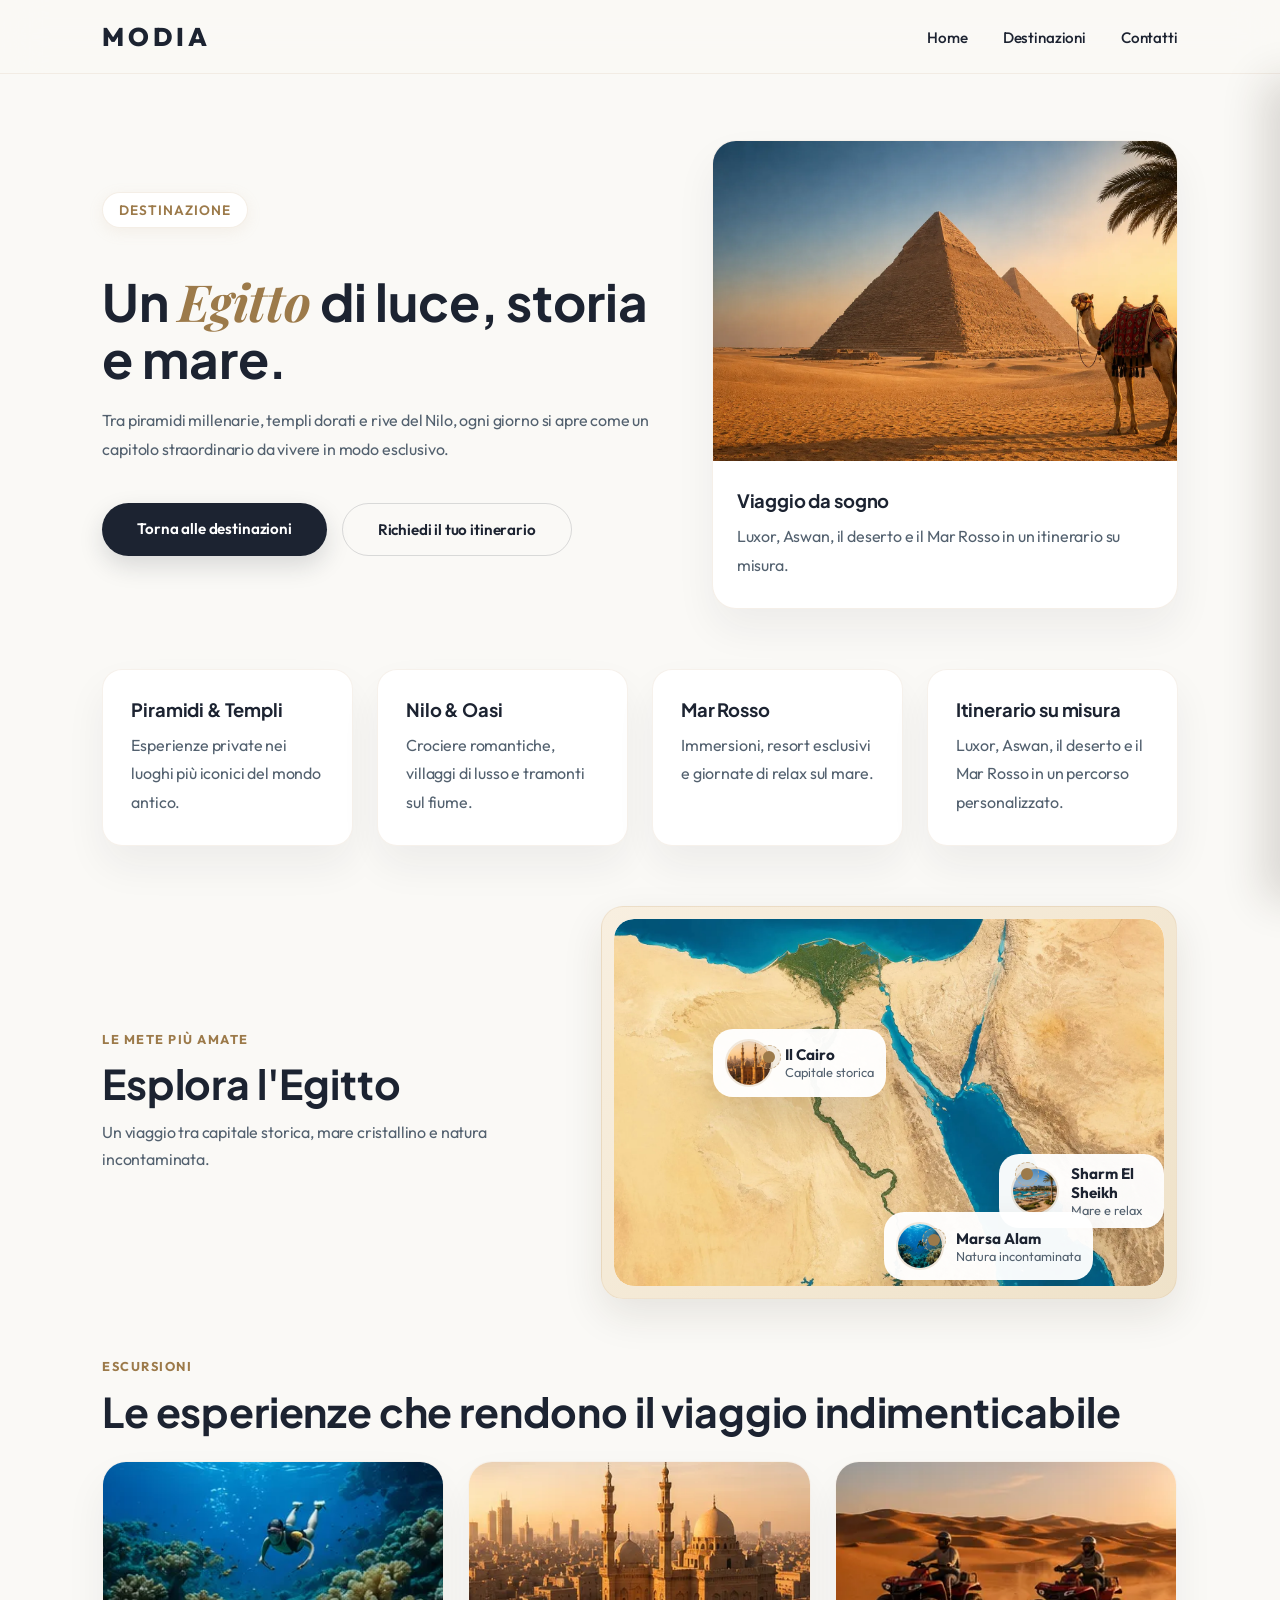
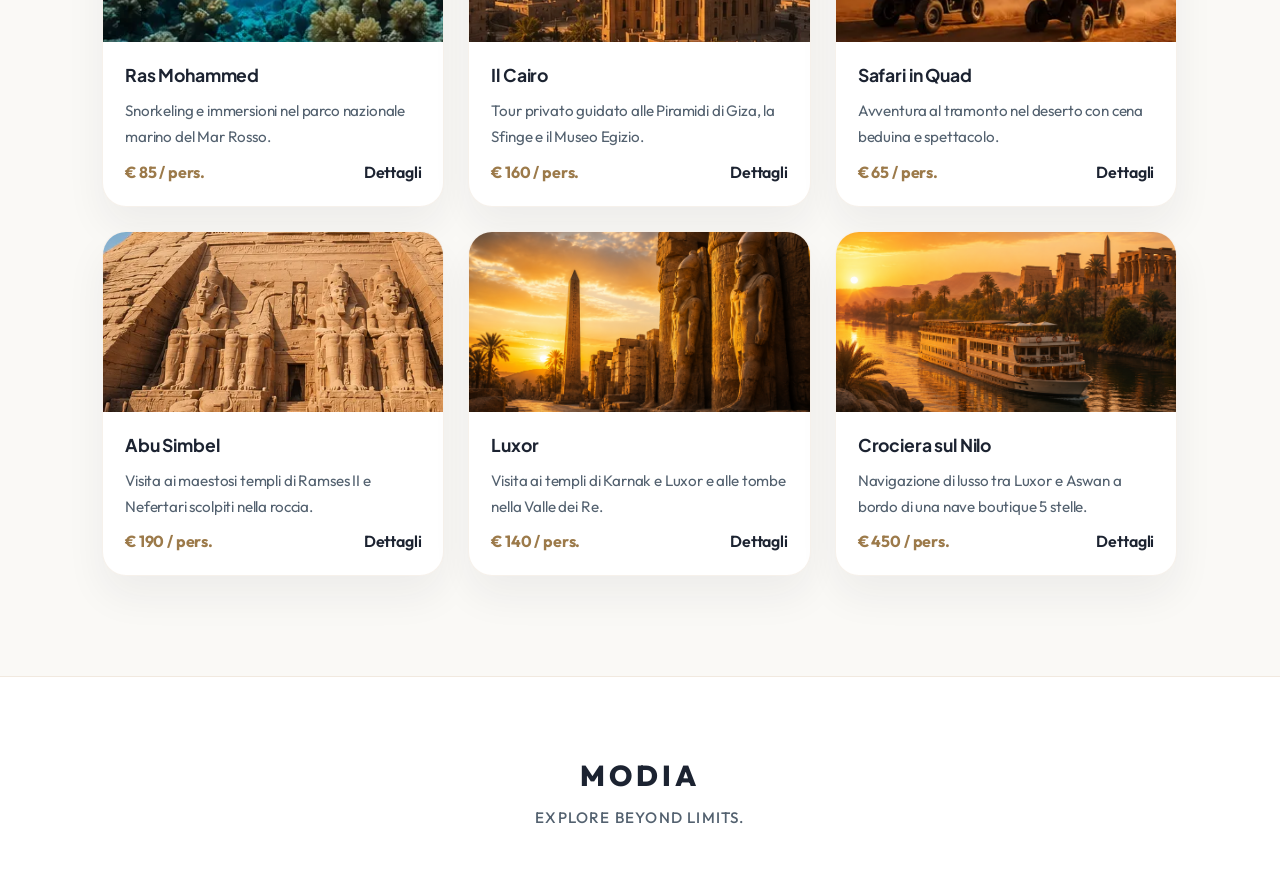
<file: destinazioni/egitto.html>
<!doctype html>
<html lang="it">
  <head>
    <meta charset="UTF-8" />
    <meta http-equiv="Content-Type" content="text/html; charset=utf-8" />
    <meta name="viewport" content="width=device-width, initial-scale=1.0" />
    <meta
      name="description"
      content="Egitto su misura con MODIA: piramidi, Nilo, Mar Rosso e deserto. Escursioni esclusive a Luxor, Abu Simbel, Sharm El Sheikh e Marsa Alam."
    />
    <title>Egitto | MODIA</title>
    <link rel="icon" href="../favicon.ico" />
    <link
      rel="preload"
      href="../style.css"
      as="style"
      onload="
        this.onload = null;
        this.rel = 'stylesheet';
      "
    />
    <link
      rel="preload"
      href="egitto/egitto.css"
      as="style"
      onload="
        this.onload = null;
        this.rel = 'stylesheet';
      "
    />
    <link rel="preconnect" href="https://fonts.googleapis.com" />
    <link rel="preconnect" href="https://fonts.gstatic.com" crossorigin />
    <link
      rel="preload"
      href="https://fonts.googleapis.com/css2?family=Outfit:wght@300;400;500;600;700;800&family=Plus+Jakarta+Sans:wght@500;600;700;800&family=Playfair+Display:ital,wght@0,500;1,600;1,700&display=swap"
      as="style"
      onload="
        this.onload = null;
        this.rel = 'stylesheet';
      "
    />
    <noscript>
      <link rel="stylesheet" href="../style.css" />
      <link rel="stylesheet" href="egitto/egitto.css" />
      <link
        href="https://fonts.googleapis.com/css2?family=Outfit:wght@300;400;500;600;700;800&family=Plus+Jakarta+Sans:wght@500;600;700;800&family=Playfair+Display:ital,wght@0,500;1,600;1,700&display=swap"
        rel="stylesheet"
      />
    </noscript>
  </head>
  <body>
    <header>
      <nav>
        <div class="logo">MODIA</div>
        <ul>
          <li><a href="../index.html">Home</a></li>
          <li><a href="../destinazioni.html">Destinazioni</a></li>
          <li><a href="../index.html#contatti">Contatti</a></li>
        </ul>
      </nav>
    </header>

    <main>
      <section class="destination-page">
        <div class="destination-hero">
          <div class="destination-hero-content">
            <span class="badge">Destinazione</span>
            <h1>
              Un <span class="keyword">Egitto</span> di luce, storia e mare.
            </h1>
            <p>
              Tra piramidi millenarie, templi dorati e rive del Nilo, ogni giorno
              si apre come un capitolo straordinario da vivere in modo esclusivo.
            </p>
            <div class="hero-buttons">
              <a href="../destinazioni.html" class="btn-primary"
                >Torna alle destinazioni</a
              >
              <a href="../index.html#contatti" class="btn-secondary"
                >Richiedi il tuo itinerario</a
              >
            </div>
          </div>

          <div class="destination-hero-card">
            <img
              src="egitto/assets/hero-egitto.webp"
              alt="Piramidi d'Egitto"
              width="1200"
              height="600"
              decoding="async"
              fetchpriority="high"
            />
            <div class="destination-hero-card-body">
              <h2>Viaggio da sogno</h2>
              <p>
                Luxor, Aswan, il deserto e il Mar Rosso in un itinerario su
                misura.
              </p>
            </div>
          </div>
        </div>

        <div class="destination-highlights">
          <div class="highlight-card">
            <h2>Piramidi & Templi</h2>
            <p>Esperienze private nei luoghi più iconici del mondo antico.</p>
          </div>
          <div class="highlight-card">
            <h2>Nilo & Oasi</h2>
            <p>Crociere romantiche, villaggi di lusso e tramonti sul fiume.</p>
          </div>
          <div class="highlight-card">
            <h2>Mar Rosso</h2>
            <p>Immersioni, resort esclusivi e giornate di relax sul mare.</p>
          </div>
          <div class="highlight-card">
            <h2>Itinerario su misura</h2>
            <p>
              Luxor, Aswan, il deserto e il Mar Rosso in un percorso
              personalizzato.
            </p>
          </div>
        </div>

        <section class="destination-map-section">
          <div class="map-intro">
            <div class="section-heading section-heading-map">
              <span>LE METE PIÙ AMATE</span>
              <h2>Esplora l'Egitto</h2>
              <p>
                Un viaggio tra capitale storica, mare cristallino e natura
                incontaminata.
              </p>
            </div>
          </div>
          <div class="map-container" aria-label="Mappa dell'Egitto">
            <div class="map-illustration">
              <img
                class="map-image"
                src="egitto/assets/map-egypt-70.webp"
                alt="Mappa dell'Egitto"
                width="1200"
                height="600"
                decoding="async"
                loading="lazy"
              />

              <button class="map-marker marker-cairo" type="button" data-location="cairo">
                <img
                  src="egitto/assets/cairo.webp"
                  alt="Il Cairo"
                  width="48"
                  height="48"
                  decoding="async"
                  loading="lazy"
                />
                <span class="marker-info">
                  <strong>Il Cairo</strong>
                  <span>Capitale storica</span>
                </span>
              </button>
              <div class="map-pin pin-cairo"></div>
              <div class="map-line line-cairo"></div>

              <button class="map-marker marker-sharm" type="button" data-location="sharm">
                <img
                  src="egitto/assets/sharm.webp"
                  alt="Sharm El Sheikh"
                  width="48"
                  height="48"
                  decoding="async"
                  loading="lazy"
                />
                <span class="marker-info">
                  <strong>Sharm El Sheikh</strong>
                  <span>Mare e relax</span>
                </span>
              </button>
              <div class="map-pin pin-sharm"></div>
              <div class="map-line line-sharm"></div>

              <button class="map-marker marker-marsa" type="button" data-location="marsa">
                <img
                  src="egitto/assets/marsa-alam.webp"
                  alt="Marsa Alam"
                  width="48"
                  height="48"
                  decoding="async"
                  loading="lazy"
                />
                <span class="marker-info">
                  <strong>Marsa Alam</strong>
                  <span>Natura incontaminata</span>
                </span>
              </button>
              <div class="map-pin pin-marsa"></div>
              <div class="map-line line-marsa"></div>
            </div>
          </div>
        </section>

        <section class="excursions-section">
          <div class="section-heading">
            <span>ESCURSIONI</span>
            <h2>Le esperienze che rendono il viaggio indimenticabile</h2>
          </div>

          <div class="excursions-grid">
            <article class="excursion-card">
              <div class="excursion-image">
                <img
                  src="egitto/assets/marsa-alam.webp"
                  alt="Ras Mohammed"
                  width="400"
                  height="180"
                  decoding="async"
                  loading="lazy"
                />
              </div>
              <div class="excursion-content">
                <h3>Ras Mohammed</h3>
                <p>
                  Snorkeling e immersioni nel parco nazionale marino del Mar
                  Rosso.
                </p>
                <div class="excursion-meta">
                  <span class="price">€ 85 / pers.</span>
                  <a href="../index.html#contatti" class="detail-link" data-excursion="ras-mohammed">Dettagli</a>
                </div>
              </div>
            </article>

            <article class="excursion-card">
              <div class="excursion-image">
                <img
                  src="egitto/assets/cairo.webp"
                  alt="Il Cairo"
                  width="400"
                  height="180"
                  decoding="async"
                  loading="lazy"
                />
              </div>
              <div class="excursion-content">
                <h3>Il Cairo</h3>
                <p>
                  Tour privato guidato alle Piramidi di Giza, la Sfinge e il Museo
                  Egizio.
                </p>
                <div class="excursion-meta">
                  <span class="price">€ 160 / pers.</span>
                  <a href="../index.html#contatti" class="detail-link" data-excursion="il-cairo">Dettagli</a>
                </div>
              </div>
            </article>

            <article class="excursion-card">
              <div class="excursion-image">
                <img
                  src="egitto/assets/safari-quad.webp"
                  alt="Safari in Quad"
                  width="400"
                  height="180"
                  decoding="async"
                  loading="lazy"
                />
              </div>
              <div class="excursion-content">
                <h3>Safari in Quad</h3>
                <p>
                  Avventura al tramonto nel deserto con cena beduina e spettacolo.
                </p>
                <div class="excursion-meta">
                  <span class="price">€ 65 / pers.</span>
                  <a href="../index.html#contatti" class="detail-link" data-excursion="safari-quad">Dettagli</a>
                </div>
              </div>
            </article>

            <article class="excursion-card">
              <div class="excursion-image">
                <img
                  src="egitto/assets/abu-simbel.webp"
                  alt="Abu Simbel"
                  width="400"
                  height="180"
                  decoding="async"
                  loading="lazy"
                />
              </div>
              <div class="excursion-content">
                <h3>Abu Simbel</h3>
                <p>
                  Visita ai maestosi templi di Ramses II e Nefertari scolpiti
                  nella roccia.
                </p>
                <div class="excursion-meta">
                  <span class="price">€ 190 / pers.</span>
                  <a href="../index.html#contatti" class="detail-link" data-excursion="abu-simbel">Dettagli</a>
                </div>
              </div>
            </article>

            <article class="excursion-card">
              <div class="excursion-image">
                <img
                  src="egitto/assets/luxor.webp"
                  alt="Luxor"
                  width="400"
                  height="180"
                  decoding="async"
                  loading="lazy"
                />
              </div>
              <div class="excursion-content">
                <h3>Luxor</h3>
                <p>
                  Visita ai templi di Karnak e Luxor e alle tombe nella Valle dei
                  Re.
                </p>
                <div class="excursion-meta">
                  <span class="price">€ 140 / pers.</span>
                  <a href="../index.html#contatti" class="detail-link" data-excursion="luxor">Dettagli</a>
                </div>
              </div>
            </article>

            <article class="excursion-card">
              <div class="excursion-image">
                <img
                  src="egitto/assets/nilo.webp"
                  alt="Crociera sul Nilo"
                  width="400"
                  height="180"
                  decoding="async"
                  loading="lazy"
                />
              </div>
              <div class="excursion-content">
                <h3>Crociera sul Nilo</h3>
                <p>
                  Navigazione di lusso tra Luxor e Aswan a bordo di una nave
                  boutique 5 stelle.
                </p>
                <div class="excursion-meta">
                  <span class="price">€ 450 / pers.</span>
                  <a href="../index.html#contatti" class="detail-link" data-excursion="crociera-nilo">Dettagli</a>
                </div>
              </div>
            </article>
          </div>
        </section>
      </section>
    </main>

    <!-- SIDE PANEL: DETTAGLI -->
    <section
      class="side-panel"
      id="side-panel"
      role="dialog"
      aria-modal="true"
      aria-label="Dettagli e contatti"
      aria-hidden="true"
    >
      <button class="side-panel-close" type="button" aria-label="Chiudi pannello">×</button>
      <div class="side-panel-content">
        <span class="side-panel-label" id="side-panel-label">Dettagli</span>
        <h3 id="side-panel-title"></h3>
        <img id="side-panel-image" alt="" hidden />
        <p id="side-panel-description"></p>
        <span class="side-panel-price" id="side-panel-price" hidden></span>
        <a class="side-panel-action" id="side-panel-action" href="../index.html#contatti">Richiedi questo itinerario</a>
      </div>
    </section>
    <div class="side-panel-backdrop" id="side-panel-backdrop" hidden></div>

    <footer>
      <p class="footer-brand">MODIA</p>
      <p>Explore Beyond Limits.</p>
    </footer>

    <script src="../script.js"></script>
    <script src="egitto/script.js"></script>
  </body>
</html>
</file>
<file: style.css>
* {
  margin: 0;
  padding: 0;
  box-sizing: border-box;
  font-family: "Outfit", sans-serif;
}

:root {
  --bg-color: #faf9f6; /* Bianco caldo/avorio luxury */
  --text-main: #1c2331; /* Blu notte quasi nero per i testi */
  /* Grigio scuro per soddisfare il contrasto WCAG AA (>= 4.5:1)
     su sfondo avorio e bianco. */
  --text-muted: #53616f;
  /* Oro sabbia scurito: usato per testi (prezzi, label) con contrasto AA.
     Per le superfici decorative resta var(--accent-gold-soft). */
  --accent-gold: #9c7a4a;
  --accent-gold-soft: #c5a880;
  --accent-blue: #4a90e2; /* Blu riviera per elementi attivi */
  --white-glass: rgba(255, 255, 255, 0.75);
  --shadow-soft: 0 20px 40px rgba(28, 35, 49, 0.06);
}

body {
  background: var(--bg-color);
  color: var(--text-main);
  overflow-x: hidden;
  letter-spacing: -0.01em;
}

/* NAV */
nav {
  position: fixed;
  top: 0;
  width: 100%;
  display: flex;
  justify-content: space-between;
  align-items: center;
  padding: 20px 8%;
  backdrop-filter: blur(20px);
  -webkit-backdrop-filter: blur(20px);
  background: rgba(250, 249, 246, 0.8);
  border-bottom: 1px solid rgba(197, 168, 128, 0.15);
  z-index: 1000;
}

.logo {
  font-size: 1.6rem;
  font-weight: 800;
  letter-spacing: 4px;
  color: var(--text-main);
}

nav ul {
  display: flex;
  gap: 35px;
  list-style: none;
}

nav a {
  text-decoration: none;
  color: var(--text-main);
  font-weight: 500;
  font-size: 0.95rem;
  transition: 0.3s ease;
}

nav a:hover {
  color: var(--accent-gold);
}

/* HERO */
.hero {
  min-height: 100vh;
  display: grid;
  grid-template-columns: 1.1fr 0.9fr;
  align-items: center;
  padding: 140px 8% 80px 8%;
  gap: 60px;
}

.badge {
  display: inline-block;
  padding: 8px 16px;
  border-radius: 30px;
  background: white;
  color: var(--accent-gold);
  font-weight: 600;
  font-size: 0.85rem;
  letter-spacing: 1px;
  text-transform: uppercase;
  box-shadow: 0 4px 15px rgba(197, 168, 128, 0.12);
  margin-bottom: 25px;
  border: 1px solid rgba(197, 168, 128, 0.2);
}

.hero h1 {
  font-size: clamp(3.5rem, 6vw, 5.5rem);
  font-weight: 700;
  line-height: 1.05;
  color: var(--text-main);
  margin-bottom: 25px;
}

.hero h1 span {
  color: var(--accent-gold);
  display: block;
  font-weight: 300;
  font-style: italic;
}

.hero p {
  color: var(--text-muted);
  font-size: 1.15rem;
  line-height: 1.8;
  max-width: 550px;
}

.hero-buttons {
  display: flex;
  gap: 15px;
  margin-top: 40px;
}

.btn-primary {
  padding: 16px 35px;
  border-radius: 50px;
  background: var(--text-main);
  color: white;
  text-decoration: none;
  font-weight: 600;
  font-size: 0.95rem;
  transition: 0.3s ease;
  box-shadow: 0 10px 25px rgba(28, 35, 49, 0.15);
}

.btn-primary:hover {
  background: var(--accent-gold);
  transform: translateY(-2px);
  box-shadow: 0 10px 25px rgba(197, 168, 128, 0.3);
}

.btn-secondary {
  padding: 16px 35px;
  border-radius: 50px;
  border: 1px solid rgba(28, 35, 49, 0.15);
  text-decoration: none;
  color: var(--text-main);
  font-weight: 600;
  font-size: 0.95rem;
  background: transparent;
  transition: 0.3s ease;
}

.btn-secondary:hover {
  background: white;
  border-color: var(--accent-gold);
  color: var(--accent-gold);
  transform: translateY(-2px);
}

.hero-image {
  position: relative;
}

.hero-image img {
  width: 100%;
  border-radius: 24px;
  height: 600px;
  object-fit: cover;
  box-shadow: var(--shadow-soft);
}
/* Bali img */
.floating-card {
  position: absolute;
  background: var(--white-glass);
  backdrop-filter: blur(15px);
  -webkit-backdrop-filter: blur(15px);
  padding: 14px 24px;
  border-radius: 50px;
  font-weight: 600;
  font-size: 0.9rem;
  color: var(--text-main);
  box-shadow: 0 10px 30px rgba(0, 0, 0, 0.05);
  border: 1px solid rgba(255, 255, 255, 0.6);
  animation: float 4s ease-in-out infinite;
}

.top {
  top: 40px;
  left: -20px;
}

.bottom {
  bottom: 40px;
  right: -20px;
  animation-delay: 2s;
}

@keyframes float {
  0%,
  100% {
    transform: translateY(0);
  }
  50% {
    transform: translateY(-10px);
  }
}

/* STATISTICHE */
.stats {
  display: flex;
  justify-content: center;
  gap: 120px;
  padding: 100px 8%;
  background: white;
  box-shadow:
    inset 0 1px 0 rgba(0, 0, 0, 0.02),
    inset 0 -1px 0 rgba(0, 0, 0, 0.02);
}

.stats h2 {
  font-size: 3.5rem;
  font-weight: 700;
  color: var(--accent-gold);
  margin-bottom: 5px;
}

.stats p {
  color: var(--text-muted);
  font-weight: 500;
  font-size: 0.95rem;
  letter-spacing: 0.5px;
  text-transform: uppercase;
}

/* CHI SIAMO */
.about {
  display: grid;
  grid-template-columns: 1fr 1fr;
  gap: 80px;
  align-items: center;
  padding: 120px 8%;
}

.about img {
  width: 100%;
  border-radius: 24px;
  height: 500px;
  object-fit: cover;
  box-shadow: var(--shadow-soft);
}

.about span {
  color: var(--accent-gold);
  font-weight: 700;
  font-size: 0.85rem;
  letter-spacing: 2px;
}

.about h2 {
  font-size: 3rem;
  font-weight: 700;
  line-height: 1.2;
  margin: 15px 0 25px 0;
  color: var(--text-main);
}

.about p {
  color: var(--text-muted);
  margin-bottom: 35px;
  font-size: 1.1rem;
  line-height: 1.8;
}

/* CTA */
.cta {
  padding: 120px 8%;
  text-align: center;
  background: white;
}

.cta h2 {
  font-size: 3.5rem;
  font-weight: 700;
  color: var(--text-main);
  margin-bottom: 20px;
}

.cta p {
  color: var(--text-muted);
  font-size: 1.2rem;
  margin-bottom: 40px;
}

/* API WEATHER CARD  */
.scheda-viaggio {
  background: var(--bg-color);
  border: 1px solid rgba(197, 168, 128, 0.25);
  padding: 25px;
  border-radius: 20px;
  max-width: 350px;
  margin: 0 auto;
  box-shadow: var(--shadow-soft);
}

.scheda-viaggio h3 {
  font-size: 1.1rem;
  color: var(--text-main);
  margin-bottom: 10px;
  font-weight: 600;
}

#meteo-maldive {
  color: var(--accent-gold);
  font-weight: 700;
  font-size: 1.3rem;
}

/* DESTINAZIONI PAGE */
.destinations-page {
  padding: 160px 8% 100px 8%;
}

.card-link {
  display: block;
  width: 100%;
  height: 100%;
  text-decoration: none;
}

.title {
  text-align: center;
  margin-bottom: 60px;
}

.title span {
  color: var(--accent-gold);
  font-weight: 700;
  letter-spacing: 2px;
  font-size: 0.85rem;
}

.title h1 {
  font-size: 3.5rem;
  font-weight: 700;
  color: var(--text-main);
  margin-top: 10px;
}

.masonry {
  display: grid;
  grid-template-columns: repeat(3, 1fr);
  grid-auto-rows: 280px;
  gap: 25px;
}

.card {
  position: relative;
  overflow: hidden;
  border-radius: 20px;
  cursor: pointer;
  box-shadow: 0 10px 30px rgba(0, 0, 0, 0.03);
}

.card img {
  width: 100%;
  height: 100%;
  object-fit: cover;
  transition: transform 0.8s cubic-bezier(0.25, 1, 0.5, 1);
}

.card:hover img {
  transform: scale(1.08);
}

.large {
  grid-column: span 2;
}

.tall {
  grid-row: span 2;
}

.overlay {
  position: absolute;
  bottom: 0;
  left: 0;
  width: 100%;
  height: 100%;
  padding: 30px;
  display: flex;
  align-items: flex-end;

  background: linear-gradient(
    to top,
    rgba(28, 35, 49, 0.6) 0%,
    rgba(28, 35, 49, 0) 60%
  );
  transition: background 0.3s ease;
}

.card:hover .overlay {
  background: linear-gradient(
    to top,
    rgba(28, 35, 49, 0.75) 0%,
    rgba(28, 35, 49, 0.1) 100%
  );
}

.overlay h3 {
  color: white;
  font-size: 1.5rem;
  font-weight: 600;
  letter-spacing: 0.5px;
  text-shadow: 0 2px 10px rgba(0, 0, 0, 0.2);
}
/* LUXURY SERVICES */
.luxury-services {
  display: grid;
  grid-template-columns: repeat(3, 1fr);
  gap: 40px;
  padding: 100px 8%;
  background: #ffffff;
  text-align: center;
}

.service-card {
  padding: 30px;
  border-radius: 15px;
  transition: transform 0.3s ease;
}

.service-card:hover {
  transform: translateY(-5px);
}

.service-icon {
  font-size: 2rem;
  color: var(--accent-gold);
  display: block;
  margin-bottom: 15px;
}

.service-card h2,
.service-card h3 {
  font-size: 1.3rem;
  font-weight: 600;
  margin-bottom: 12px;
  color: var(--text-main);
}

.service-card p {
  color: var(--text-muted);
  font-size: 0.95rem;
  line-height: 1.6;
}

/* LIVE WEATHER SECTION */
.live-weather-section {
  padding: 100px 8%;
  background: var(--bg-color);
}

.weather-grid {
  display: grid;
  grid-template-columns: repeat(3, 1fr);
  gap: 30px;
  max-width: 1000px;
  margin: 0 auto;
}

.weather-box {
  background: white;
  padding: 30px;
  border-radius: 20px;
  text-align: center;
  box-shadow: var(--shadow-soft);
  border: 1px solid rgba(197, 168, 128, 0.15);
}

.weather-box h3,
.weather-box h4 {
  font-size: 1.1rem;
  color: var(--text-main);
  margin-bottom: 15px;
  text-transform: uppercase;
  letter-spacing: 1px;
}

.temp-loading {
  font-size: 1.8rem;
  font-weight: 700;
  color: var(--accent-gold);
}

/* MOBILE ADAPTATION */
@media (max-width: 900px) {
  .luxury-services,
  .weather-grid {
    grid-template-columns: 1fr;
    gap: 30px;
  }
}

/* ==============================================
    FOOTER
============================================== */
footer {
  padding: 80px 8% 60px 8%;
  background: #ffffff;
  color: var(--text-main);
  text-align: center;
  border-top: 1px solid rgba(197, 168, 128, 0.25);
}

footer h2,
.footer-brand {
  font-size: 1.8rem;
  font-weight: 800;
  letter-spacing: 4px;
  margin-bottom: 15px;
  color: var(--text-main);
}

footer p {
  color: var(--text-muted);
  font-size: 0.95rem;
  letter-spacing: 1.2px;
  text-transform: uppercase;
  font-weight: 500;
}

/* ==============================================
    CONVERTITORE DI VALUTA
============================================== */

.currency-section {
  padding: 100px 8% 40px 8%;
  background: #ffffff;
  text-align: center;
}

.currency-card {
  background: var(--bg-color);
  max-width: 600px;
  margin: 0 auto;
  padding: 40px;
  border-radius: 24px;
  box-shadow: var(--shadow-soft);
  border: 1px solid rgba(197, 168, 128, 0.15);
}

.input-group {
  display: flex;
  flex-direction: column;
  align-items: center;
  margin-bottom: 35px;
}

.input-group label {
  font-size: 0.9rem;
  font-weight: 600;
  text-transform: uppercase;
  letter-spacing: 1px;
  color: var(--text-muted);
  margin-bottom: 10px;
}

.input-group input {
  width: 200px;
  padding: 12px 20px;
  font-size: 1.5rem;
  font-weight: 700;
  border-radius: 50px;
  border: 1px solid rgba(197, 168, 128, 0.3);
  text-align: center;
  color: var(--text-main);
  background: white;
  outline: none;
  transition: border-color 0.3s ease;
}

.input-group input:focus {
  border-color: var(--accent-gold);
}

.conversion-results {
  display: grid;
  grid-template-columns: 1fr 1fr;
  gap: 30px;
}

.result-box {
  background: white;
  padding: 20px;
  border-radius: 16px;
  border: 1px solid rgba(0, 0, 0, 0.03);
}

.currency-name {
  font-size: 0.9rem;
  font-weight: 500;
  color: var(--text-muted);
  display: block;
  margin-bottom: 8px;
}

.currency-value {
  font-size: 1.4rem;
  color: var(--text-main);
}

.currency-value strong {
  color: var(--accent-gold);
  font-weight: 700;
}

@media (max-width: 600px) {
  .conversion-results {
    grid-template-columns: 1fr;
    gap: 20px;
  }
}

/* ==============================================
    CONTATTI (ancora da navigazione)
============================================== */
.contacts {
  padding: 100px 8%;
  background: var(--bg-color);
}

.contact-card {
  background: white;
  max-width: 560px;
  margin: 0 auto;
  padding: 40px;
  border-radius: 24px;
  text-align: center;
  box-shadow: var(--shadow-soft);
  border: 1px solid rgba(197, 168, 128, 0.15);
}

.contact-mail {
  display: inline-block;
  padding: 14px 28px;
  border-radius: 50px;
  background: var(--text-main);
  color: white;
  text-decoration: none;
  font-weight: 600;
  font-size: 1rem;
  box-shadow: 0 10px 25px rgba(28, 35, 49, 0.15);
  transition:
    background 0.3s ease,
    transform 0.3s ease;
}

.contact-mail:hover {
  background: var(--accent-gold);
  transform: translateY(-2px);
}

/* Anticipa lo spazio riservato all'immagine hero: evita layout shift */
.hero-image img {
  aspect-ratio: 1 / 0.75;
}

.card img {
  aspect-ratio: auto;
}

/* ==============================================
   STYLE JS ANIMAZIONI
============================================== */
.fade-in-element {
  opacity: 0;
  transform: translateY(40px);
  transition:
    opacity 1.2s cubic-bezier(0.215, 0.61, 0.355, 1),
    transform 1.2s cubic-bezier(0.215, 0.61, 0.355, 1);
  will-change: transform, opacity;
}

.fade-in-element.visible {
  opacity: 1;
  transform: translateY(0);
}

.masonry .card:nth-child(2) {
  transition-delay: 0.1s;
}
.masonry .card:nth-child(3) {
  transition-delay: 0.2s;
}
.masonry .card:nth-child(4) {
  transition-delay: 0.3s;
}

.luxury-services .service-card:nth-child(2) {
  transition-delay: 0.15s;
}
.luxury-services .service-card:nth-child(3) {
  transition-delay: 0.3s;
}

.weather-grid .weather-box:nth-child(2) {
  transition-delay: 0.15s;
}
.weather-grid .weather-box:nth-child(3) {
  transition-delay: 0.3s;
}

/* ==============================================
    MOBILE
============================================== */
@media (max-width: 900px) {
  nav {
    padding: 20px 5%;
  }
  nav ul {
    gap: 15px;
  }
  .hero {
    grid-template-columns: 1fr;
    padding-top: 120px;
    text-align: center;
    gap: 40px;
  }
  .hero p {
    margin: 0 auto;
  }
  .hero-buttons {
    justify-content: center;
  }
  .hero-image img {
    height: 450px;
  }
  .floating-card {
    display: none; /* Rimuove ingombri su mobile */
  }
  .stats {
    flex-direction: column;
    gap: 40px;
    padding: 60px 8%;
  }
  .about {
    grid-template-columns: 1fr;
    text-align: center;
    gap: 40px;
  }
  .masonry {
    grid-template-columns: 1fr;
    grid-auto-rows: 250px;
  }
  .large,
  .tall {
    grid-column: auto;
    grid-row: auto;
  }
  .title h1,
  .cta h2,
  .about h2 {
    font-size: 2.3rem;
  }
}
</file>
<file: destinazioni/egitto/egitto.css>
.destination-page {
  padding: 140px 8% 100px 8%;
}

.destination-hero {
  display: grid;
  grid-template-columns: 1.1fr 0.9fr;
  gap: 40px;
  align-items: center;
  margin-bottom: 60px;
}

.destination-hero-content h1 {
  font-family: "Plus Jakarta Sans", sans-serif;
  font-size: clamp(2.6rem, 4vw, 3.7rem);
  line-height: 1.1;
  margin: 20px 0 20px;
  color: var(--text-main);
}

.destination-hero-content .keyword {
  font-family: "Playfair Display", serif;
  font-style: italic;
  font-weight: 700;
  color: var(--accent-gold);
}

.destination-hero-content p,
.story-copy p,
.highlight-card p,
.destination-hero-card-body p {
  color: var(--text-muted);
  line-height: 1.8;
  font-size: 1rem;
}

.destination-hero-card {
  background: white;
  border-radius: 24px;
  overflow: hidden;
  box-shadow: var(--shadow-soft);
  border: 1px solid rgba(197, 168, 128, 0.18);
}

.destination-hero-card img {
  width: 100%;
  height: 320px;
  object-fit: cover;
}

.destination-hero-card-body {
  padding: 24px 24px 28px;
}

.destination-hero-card-body h2,
.destination-hero-card-body h3,
.highlight-card h2,
.highlight-card h3,
.story-card h3 {
  font-family: "Plus Jakarta Sans", sans-serif;
  font-size: 1.15rem;
  margin-bottom: 10px;
  color: var(--text-main);
}

.destination-highlights {
  display: grid;
  grid-template-columns: repeat(4, minmax(0, 1fr));
  gap: 24px;
  margin-bottom: 60px;
}

.highlight-card {
  background: white;
  border-radius: 20px;
  padding: 28px;
  box-shadow: var(--shadow-soft);
  border: 1px solid rgba(197, 168, 128, 0.16);
}

.destination-map-section,
.excursions-section {
  margin: 56px 0 0;
}

.section-heading {
  margin-bottom: 24px;
}

.destination-map-section {
  display: grid;
  grid-template-columns: 0.9fr 1.1fr;
  gap: 28px;
  align-items: center;
}

.map-intro {
  display: flex;
  align-items: center;
}

.section-heading-map {
  display: flex;
  flex-direction: column;
  align-items: flex-start;
  text-align: left;
  margin-bottom: 0;
}

.section-heading-map p {
  margin: 10px 0 0;
  color: var(--text-muted);
  max-width: 520px;
  line-height: 1.7;
}

.section-heading span {
  color: var(--accent-gold);
  font-weight: 700;
  letter-spacing: 1.5px;
  text-transform: uppercase;
  font-size: 0.8rem;
}

.section-heading h2 {
  font-family: "Plus Jakarta Sans", sans-serif;
  font-size: clamp(2rem, 3.2vw, 2.6rem);
  margin: 10px 0 0;
  color: var(--text-main);
}

.map-container {
  position: relative;
  width: 100%;
  min-height: 320px;
  margin: 0;
  border-radius: 22px;
  background: linear-gradient(135deg, #f8efe0 0%, #efe2c9 100%);
  border: 1px solid rgba(197, 168, 128, 0.18);
  box-shadow: 0 16px 40px rgba(47, 36, 22, 0.1);
  overflow: hidden;
  padding: 12px;
}

#map {
  display: none;
}

.map-illustration {
  position: relative;
  width: 100%;
  min-height: 320px;
  border-radius: 20px;
  overflow: hidden;
  background: #fbf9f5;
}

.map-image {
  width: 100%;
  height: 100%;
  object-fit: contain;
  display: block;
  border-radius: 20px;
}

.map-marker {
  position: absolute;
  display: flex;
  align-items: center;
  gap: 12px;
  padding: 10px 12px;
  border: 0;
  background: rgba(255, 255, 255, 0.96);
  color: var(--text-main);
  border-radius: 20px;
  box-shadow: 0 20px 45px rgba(47, 36, 22, 0.16);
  cursor: pointer;
  transition:
    transform 300ms ease,
    box-shadow 300ms ease;
  z-index: 3;
}

.marker-cairo {
  top: 30%;
  left: 18%;
}

.marker-sharm {
  top: 64%;
  left: 70%;
}

.marker-marsa {
  top: 80%;
  left: 49%;
}

.map-marker:hover,
.map-marker:focus-visible {
  transform: translateY(-6px);
  box-shadow: 0 24px 50px rgba(47, 36, 22, 0.24);
}

.map-marker img {
  width: 48px;
  height: 48px;
  border-radius: 50%;
  object-fit: cover;
  flex-shrink: 0;
  border: 2px solid rgba(197, 168, 128, 0.25);
}

.marker-info {
  display: flex;
  flex-direction: column;
  align-items: flex-start;
  text-align: left;
}

.marker-info strong {
  font-size: 0.95rem;
  font-weight: 700;
  color: var(--text-main);
}

.marker-info span {
  font-size: 0.8rem;
  color: var(--text-muted);
}

.map-pin {
  position: absolute;
  width: 12px;
  height: 12px;
  border-radius: 50%;
  background: var(--accent-gold);
  box-shadow: 0 0 0 6px rgba(197, 168, 128, 0.2);
  z-index: 4;
  transition:
    transform 300ms ease,
    box-shadow 300ms ease,
    background 300ms ease;
}

.pin-cairo {
  top: 36%;
  left: 27%;
}

.pin-sharm {
  top: 68%;
  left: 74%;
}

.pin-marsa {
  top: 86%;
  left: 57%;
}

.map-pin::after {
  content: "";
  position: absolute;
  inset: -6px;
  border: 1px dashed rgba(197, 168, 128, 0.8);
  border-radius: 50%;
}

.map-marker:hover ~ .map-pin,
.map-marker:focus-visible ~ .map-pin,
.map-marker:hover ~ .map-line,
.map-marker:focus-visible ~ .map-line {
  transform: scale(1.08);
  box-shadow: 0 0 0 8px rgba(197, 168, 128, 0.25);
}

.map-line {
  position: absolute;
  height: 1px;
  border-top: 1px dashed rgba(197, 168, 128, 0.75);
  z-index: 2;
  pointer-events: none;
  transform-origin: left center;
}

.line-cairo {
  top: 31%;
  left: 26%;
  width: 14%;
  transform: rotate(-12deg);
}

.line-sharm {
  top: 64%;
  left: 74%;
  width: 12%;
  transform: rotate(15deg);
}

.line-marsa {
  top: 82%;
  left: 53%;
  width: 12%;
  transform: rotate(-8deg);
}

.side-panel-backdrop {
  position: fixed;
  inset: 0;
  background: rgba(28, 35, 49, 0.45);
  opacity: 0;
  transition: opacity 0.3s ease;
  z-index: 1100;
  /* Il backdrop non intercetta i click: la pagina resta navigabile
     anche a pannello aperto (click esterno = chiusura + azione). */
  pointer-events: none;
}

.side-panel-backdrop.active {
  opacity: 1;
}

/*
 * Il root script.js aggiunge .fade-in-element (opacity:0) alle <section>.
 * Il side-panel è position:fixed: se ricevesse quella classe la transizione
 * lo renderebbe invisibile. Override difensivo qui sotto.
 */
.side-panel.fade-in-element,
.side-panel.fade-in-element.visible {
  opacity: 1;
  transform: translateX(100%);
  transition: transform 0.3s ease;
}

.side-panel.fade-in-element.active,
.side-panel.fade-in-element.active.visible {
  transform: translateX(0);
}

.side-panel {
  position: fixed;
  top: 80px;
  right: 0;
  width: min(92vw, 380px);
  height: calc(100vh - 80px);
  background: rgba(251, 249, 245, 0.98);
  box-shadow: -16px 0 40px rgba(47, 36, 22, 0.16);
  border-left: 1px solid rgba(197, 168, 128, 0.2);
  transform: translateX(100%);
  transition: transform 0.3s ease;
  z-index: 1200;
  padding: 24px 20px 24px;
  backdrop-filter: blur(10px);
}

.side-panel.active {
  transform: translateX(0);
}

.side-panel-close {
  position: absolute;
  top: 16px;
  right: 16px;
  border: 0;
  background: transparent;
  color: var(--text-main);
  font-size: 1.55rem;
  cursor: pointer;
}

.side-panel-content {
  display: flex;
  flex-direction: column;
  gap: 14px;
  height: 100%;
}

.side-panel-label {
  color: var(--accent-gold);
  font-weight: 700;
  letter-spacing: 0.16em;
  text-transform: uppercase;
  font-size: 0.72rem;
}

.side-panel-content h3 {
  font-family: "Plus Jakarta Sans", sans-serif;
  font-size: 1.6rem;
  font-weight: 800;
  color: var(--text-main);
  margin: 0;
}

.side-panel-content img {
  width: 100%;
  height: 200px;
  object-fit: cover;
  border-radius: 18px;
}

.side-panel-content p {
  color: var(--text-muted);
  line-height: 1.7;
  margin: 0;
}

.side-panel-price {
  color: var(--accent-gold);
  font-weight: 700;
  font-size: 1rem;
}

.side-panel-action {
  display: inline-flex;
  align-items: center;
  justify-content: center;
  margin-top: auto;
  padding: 12px 18px;
  border-radius: 999px;
  background: var(--text-main);
  color: white;
  text-decoration: none;
  font-weight: 700;
}

@media (max-width: 1100px) {
  .destination-highlights {
    grid-template-columns: repeat(2, minmax(0, 1fr));
  }

  .excursions-grid {
    grid-template-columns: repeat(2, minmax(0, 1fr));
  }
}

@media (max-width: 760px) {
  .destination-hero,
  .destination-highlights,
  .excursions-grid,
  .destination-map-section {
    grid-template-columns: 1fr;
  }

  .map-container {
    min-height: 280px;
  }

  .side-panel {
    top: auto;
    bottom: 0;
    left: 0;
    right: 0;
    width: 100%;
    height: 80vh;
    border-left: 0;
    border-top-left-radius: 24px;
    border-top-right-radius: 24px;
    transform: translateY(100%);
  }

  .side-panel.active {
    transform: translateY(0);
  }

  .map-marker {
    padding: 8px 10px;
    gap: 8px;
  }

  .map-marker img {
    width: 40px;
    height: 40px;
  }

  .marker-info strong {
    font-size: 0.85rem;
  }

  .marker-info span {
    font-size: 0.74rem;
  }

  .destination-page {
    padding-top: 120px;
  }
}

.excursions-grid {
  display: grid;
  grid-template-columns: repeat(3, minmax(0, 1fr));
  gap: 24px;
}

.excursion-card {
  background: white;
  border-radius: 24px;
  overflow: hidden;
  border: 1px solid rgba(197, 168, 128, 0.16);
  box-shadow: var(--shadow-soft);
  display: flex;
  flex-direction: column;
  transition:
    transform 0.25s ease,
    box-shadow 0.25s ease;
}

.excursion-card:hover {
  transform: translateY(-6px);
  box-shadow: 0 18px 40px rgba(47, 36, 22, 0.14);
}

.excursion-image {
  height: 180px;
  background: #f1ebdf;
}

.excursion-image img {
  width: 100%;
  height: 100%;
  object-fit: cover;
  display: block;
}

.excursion-image.fallback {
  background: linear-gradient(135deg, #f7efe4 0%, #e7d7bd 100%);
}

.excursion-content {
  padding: 22px 22px 24px;
  display: flex;
  flex-direction: column;
  gap: 12px;
  flex: 1;
}

.excursion-content h3 {
  font-family: "Plus Jakarta Sans", sans-serif;
  font-size: 1.1rem;
  color: var(--text-main);
  margin: 0;
}

.excursion-content p {
  color: var(--text-muted);
  line-height: 1.7;
  margin: 0;
  font-size: 0.95rem;
}

.excursion-meta {
  margin-top: auto;
  display: flex;
  justify-content: space-between;
  align-items: center;
  gap: 10px;
}

.price-label {
  color: var(--accent-gold);
  font-size: 0.8rem;
  font-weight: 700;
  letter-spacing: 0.04em;
  text-transform: uppercase;
}

.price {
  color: var(--accent-gold);
  font-weight: 700;
}

.detail-link {
  color: var(--text-main);
  text-decoration: none;
  font-weight: 600;
}

.detail-link:hover {
  color: var(--accent-gold);
}

@media (max-width: 1100px) {
  .destination-highlights {
    grid-template-columns: repeat(2, minmax(0, 1fr));
  }

  .excursions-grid {
    grid-template-columns: repeat(2, minmax(0, 1fr));
  }
}

@media (max-width: 760px) {
  .destination-hero,
  .destination-highlights,
  .excursions-grid {
    grid-template-columns: 1fr;
  }

  .destination-page {
    padding-top: 120px;
  }
}
</file>
